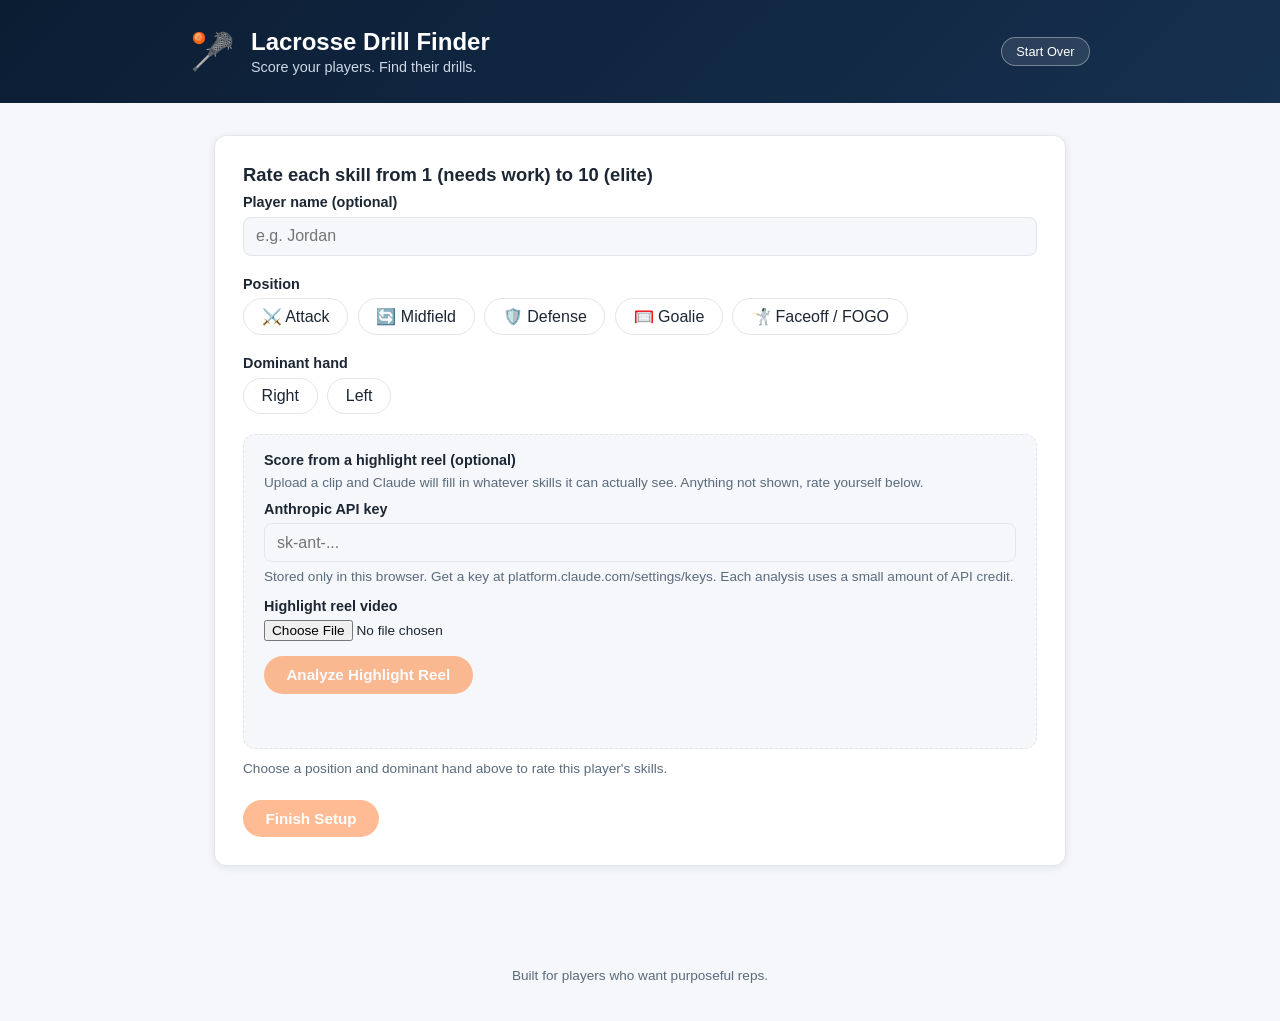
<file: index.html>
<!doctype html>
<html lang="en">
<head>
<meta charset="UTF-8" />
<meta http-equiv="refresh" content="0; url=lacrosse-drill-finder.html" />
<title>Lacrosse Drill Finder</title>
</head>
<body>
<p>Redirecting to the <a href="lacrosse-drill-finder.html">Lacrosse Drill Finder</a>...</p>
</body>
</html>
</file>
